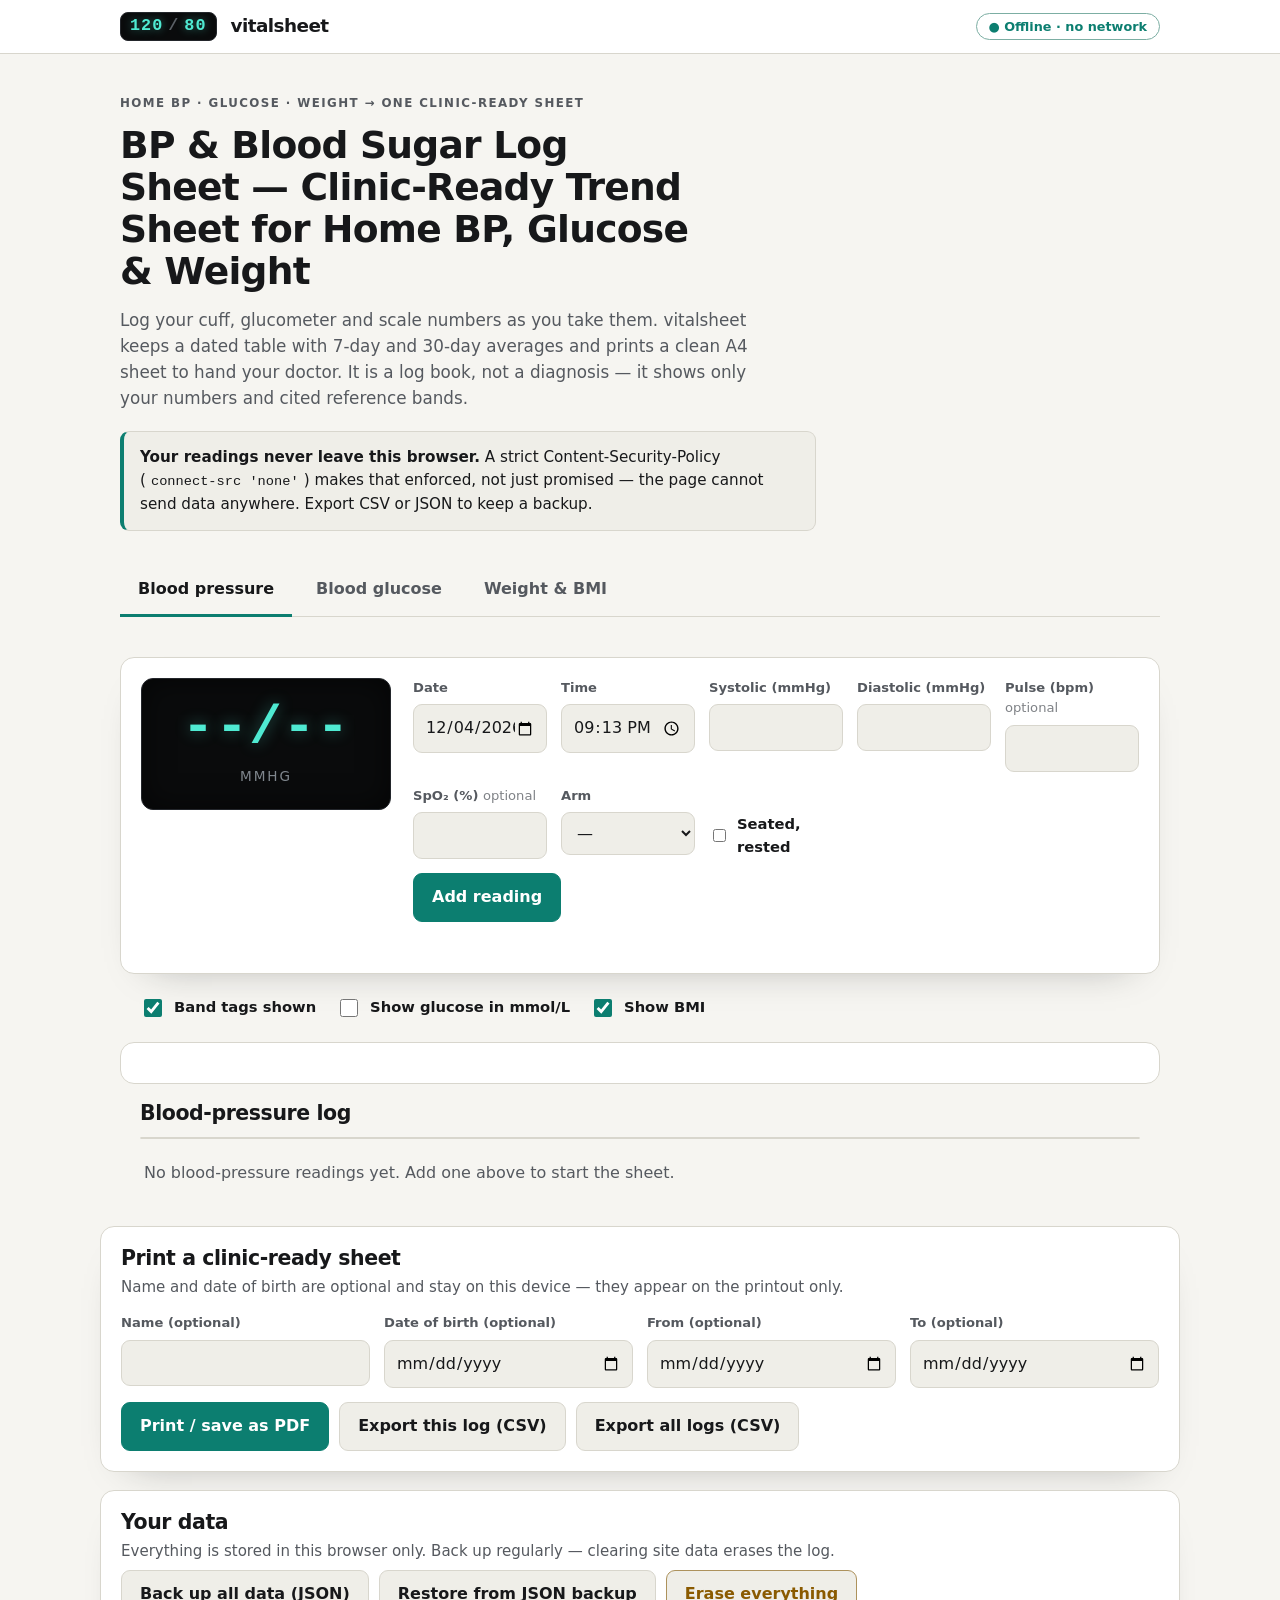
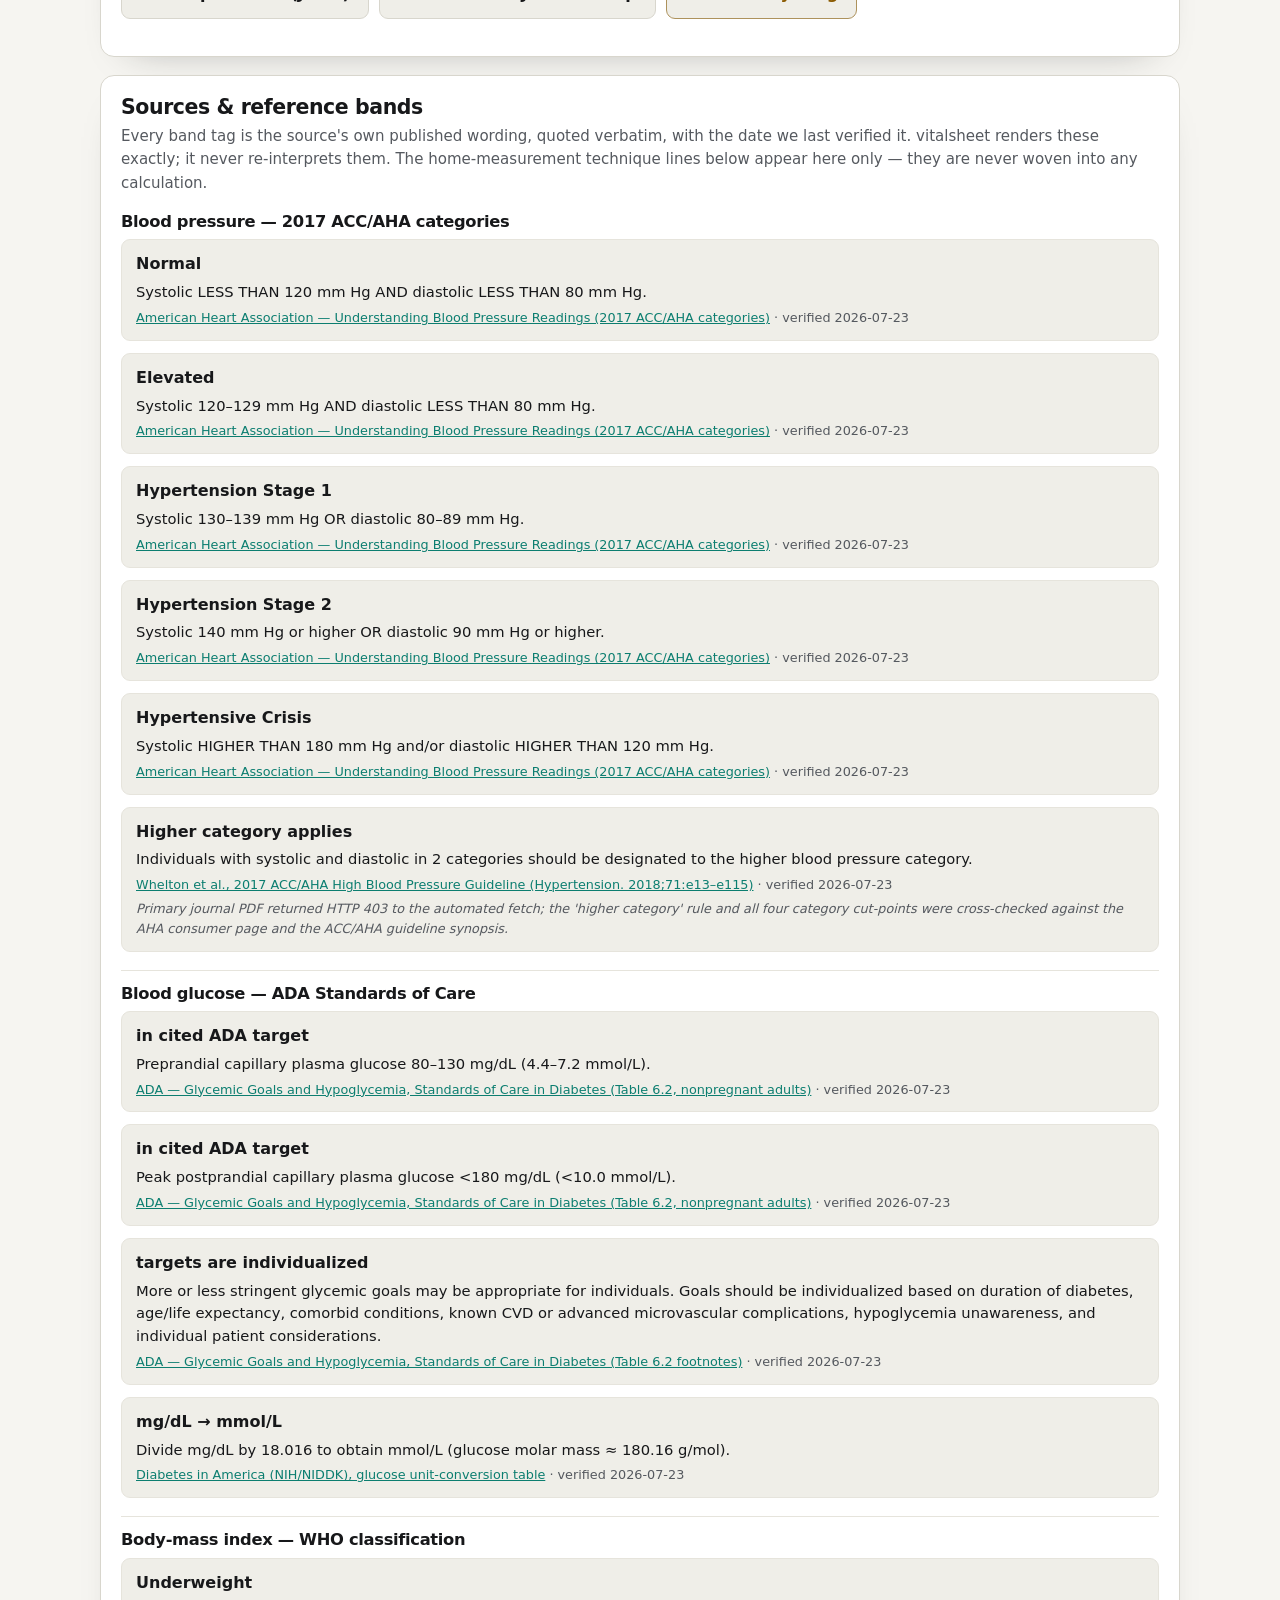
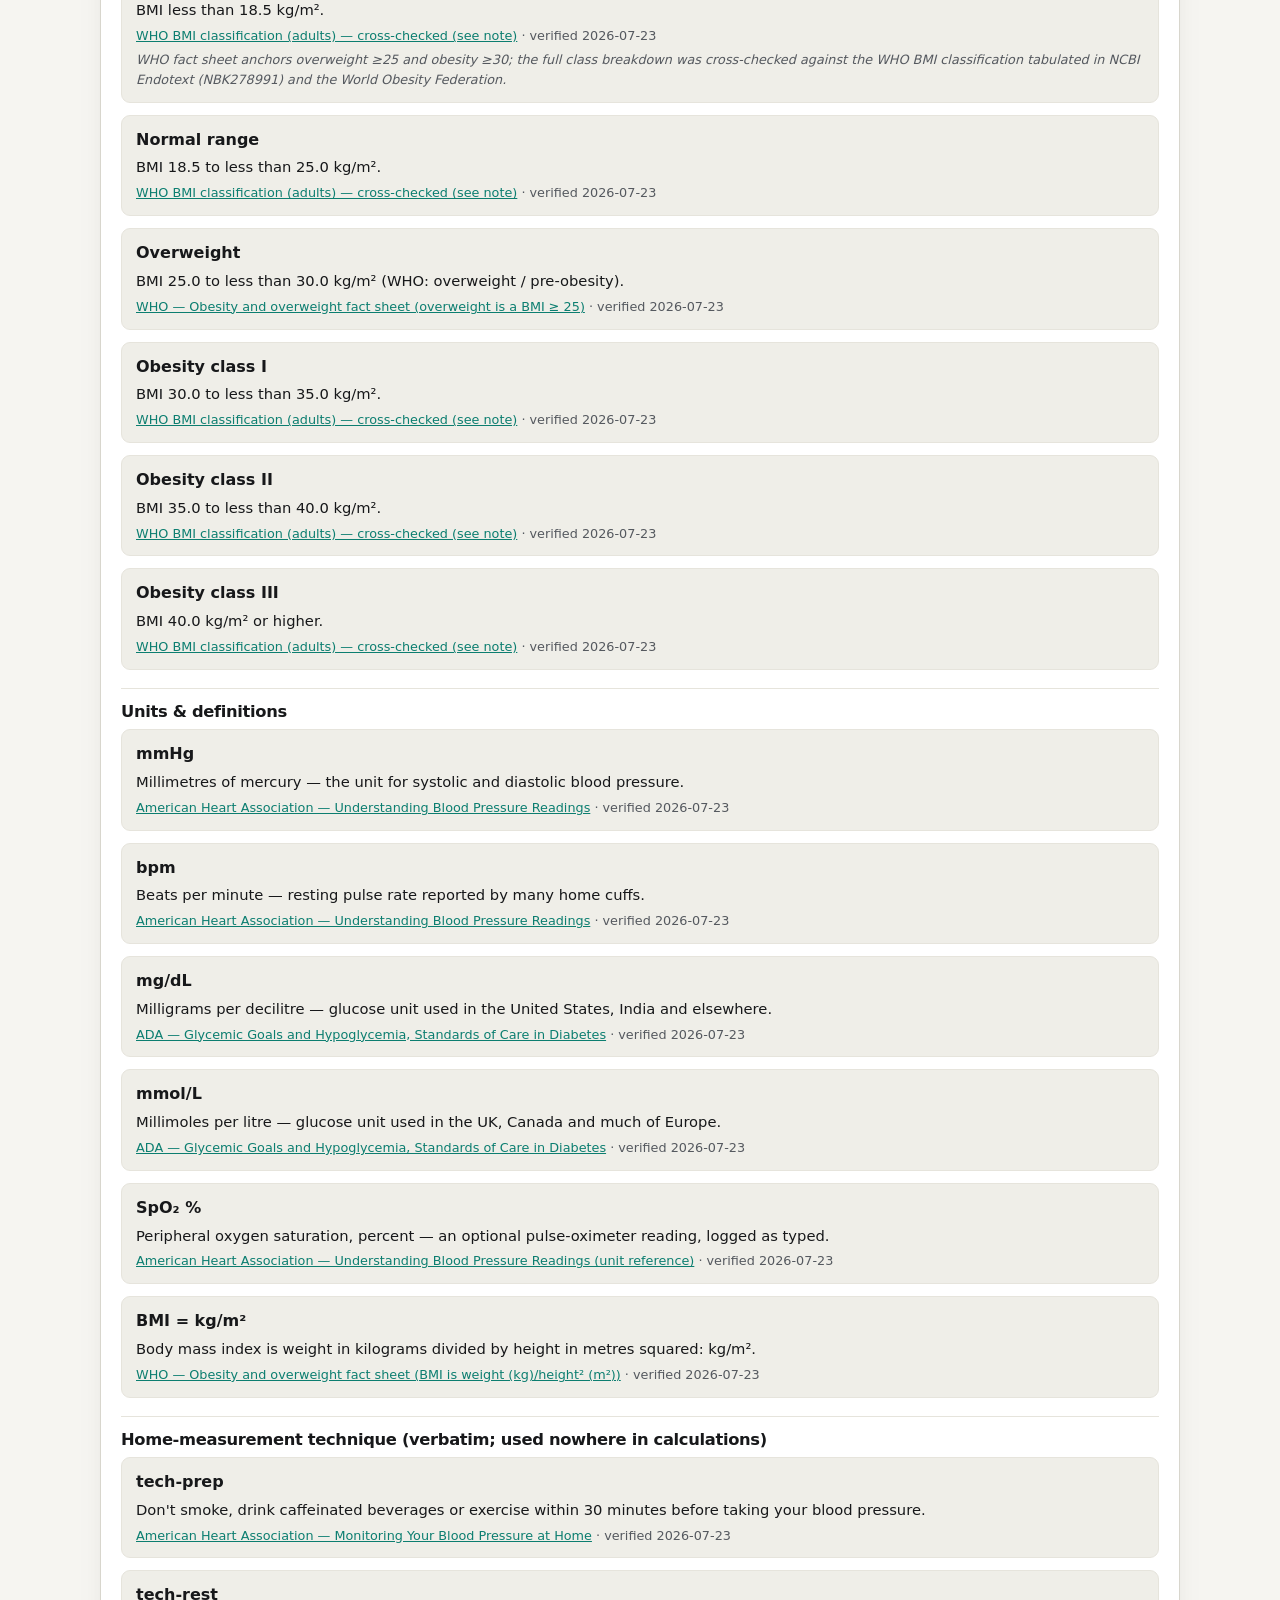
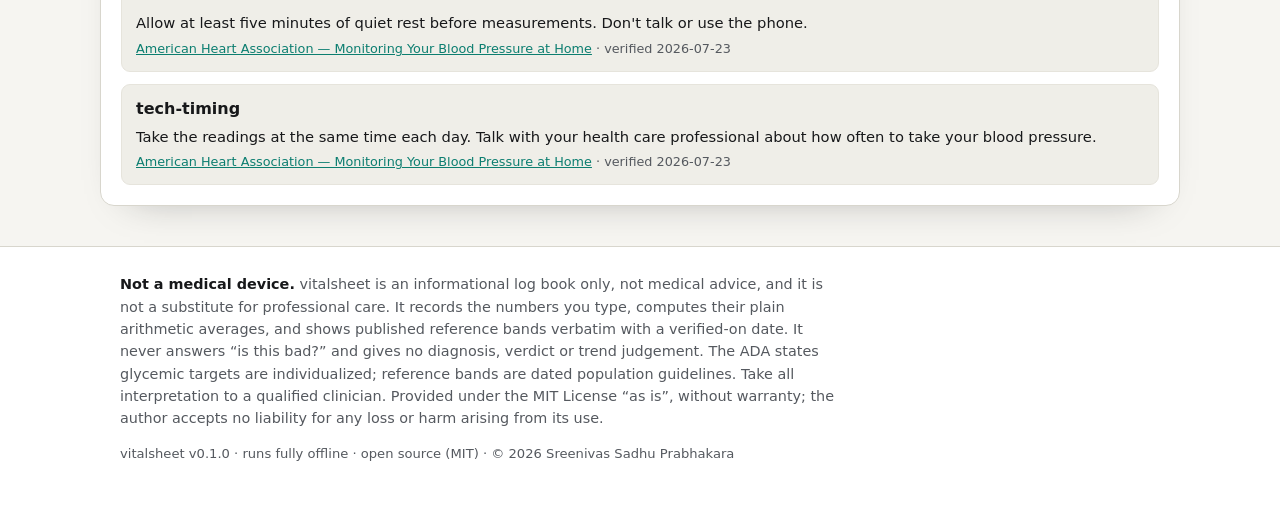
<file: index.html>
<!doctype html>
<html lang="en">
<head>
  <meta charset="utf-8">
  <meta name="viewport" content="width=device-width, initial-scale=1">
  <meta http-equiv="Content-Security-Policy" content="default-src 'self'; connect-src 'none'; img-src 'self' data:; base-uri 'none'; form-action 'none'; frame-ancestors 'none'; object-src 'none'">
  <title>vitalsheet — BP &amp; blood sugar log sheet for home readings</title>
  <meta name="description" content="A clinic-ready BP log sheet: turn home blood-pressure, glucose and weight readings into one dated trend sheet with averages. Print to A4 or export CSV. Fully offline — nothing ever leaves this device.">
  <meta name="color-scheme" content="dark light">
  <link rel="canonical" href="https://sreenivas-sadhu-prabhakara.github.io/vitalsheet/">
  <meta name="robots" content="index, follow, max-image-preview:large">
  <meta name="author" content="Sreenivas Sadhu Prabhakara">
  <meta name="keywords" content="bp log sheet, blood pressure log, blood sugar log sheet, glucose log, home bp chart, bp diary printable, blood pressure tracker offline, bmi log, clinic trend sheet, hypertension log, diabetes log book">
  <meta name="theme-color" content="#101113" media="(prefers-color-scheme: dark)">
  <meta name="theme-color" content="#F6F5F1" media="(prefers-color-scheme: light)">

  <!-- Open Graph -->
  <meta property="og:type" content="website">
  <meta property="og:site_name" content="vitalsheet">
  <meta property="og:title" content="vitalsheet — BP &amp; blood sugar log sheet for home readings">
  <meta property="og:description" content="Turn scattered home BP, glucose and weight readings into one dated, clinic-ready trend sheet with averages. Print to A4 or export CSV. Fully offline.">
  <meta property="og:url" content="https://sreenivas-sadhu-prabhakara.github.io/vitalsheet/">
  <meta property="og:locale" content="en_IN">
  <meta property="og:image" content="https://sreenivas-sadhu-prabhakara.github.io/vitalsheet/og-image.png">
  <meta property="og:image:width" content="1200">
  <meta property="og:image:height" content="630">
  <meta property="og:image:alt" content="vitalsheet — a seven-segment 120 over 80 readout above a clinic-ready trend sheet">

  <!-- Twitter -->
  <meta name="twitter:card" content="summary_large_image">
  <meta name="twitter:title" content="vitalsheet — BP &amp; blood sugar log sheet for home readings">
  <meta name="twitter:description" content="Turn scattered home BP, glucose and weight readings into one dated, clinic-ready trend sheet with averages. Print to A4 or export CSV. Fully offline.">
  <meta name="twitter:image" content="https://sreenivas-sadhu-prabhakara.github.io/vitalsheet/og-image.png">
  <meta name="twitter:image:alt" content="vitalsheet — a seven-segment 120 over 80 readout above a clinic-ready trend sheet">

  <link rel="stylesheet" href="styles.css">
  <link rel="icon" href="favicon.svg" type="image/svg+xml">
  <link rel="apple-touch-icon" href="apple-touch-icon.png">
  <link rel="manifest" href="manifest.webmanifest">

  <script type="application/ld+json">
  {
    "@context": "https://schema.org",
    "@type": "WebApplication",
    "name": "vitalsheet",
    "description": "A clinic-ready trend sheet that turns home blood-pressure, glucose and weight readings into one dated table with 7-day and 30-day averages, cited reference-band tags, A4 print and CSV export. Runs fully offline.",
    "url": "https://sreenivas-sadhu-prabhakara.github.io/vitalsheet/",
    "applicationCategory": "HealthApplication",
    "operatingSystem": "Any (modern web browser)",
    "browserRequirements": "Requires a modern web browser with JavaScript enabled.",
    "isAccessibleForFree": true,
    "offers": { "@type": "Offer", "price": "0", "priceCurrency": "INR" },
    "license": "https://opensource.org/licenses/MIT",
    "author": { "@type": "Person", "name": "Sreenivas Sadhu Prabhakara" },
    "softwareVersion": "0.1.0",
    "featureList": [
      "Log BP, glucose and weight with a fast numeric form",
      "7-day and 30-day plain averages of logged readings",
      "Cited reference-band tags (ACC/AHA, ADA, WHO) shown verbatim",
      "Print a clinic-ready A4 trend sheet",
      "Export RFC-4180 CSV and full JSON backup",
      "Runs 100% offline — readings never leave your device"
    ]
  }
  </script>
  <script type="application/ld+json">
  {
    "@context": "https://schema.org",
    "@type": "FAQPage",
    "mainEntity": [
      {
        "@type": "Question",
        "name": "Does vitalsheet send my readings anywhere?",
        "acceptedAnswer": {
          "@type": "Answer",
          "text": "No. A strict Content-Security-Policy sets connect-src 'none', so the page cannot make any network request. Your readings live only in this browser's local storage and are never uploaded. Regular CSV or JSON export is the only backup."
        }
      },
      {
        "@type": "Question",
        "name": "How do I make a printable BP log sheet for my next appointment?",
        "acceptedAnswer": {
          "@type": "Answer",
          "text": "Log your readings, optionally set a date range and add a name and date of birth (kept only on your device), then choose Print / save as PDF. The A4 sheet shows a dated table, the 7-day and 30-day averages, a blank clinician-notes column and the sources with verified-on dates."
        }
      },
      {
        "@type": "Question",
        "name": "Does vitalsheet tell me if my blood pressure or sugar is bad?",
        "acceptedAnswer": {
          "@type": "Answer",
          "text": "No. It is not a medical device and gives no advice. It shows the plain arithmetic average of what you logged and, if you want, tags each reading with published reference-band wording (ACC/AHA blood-pressure categories, the ADA glucose target, WHO BMI classes) quoted verbatim with a verified-on date. It never answers 'is this bad?' — take all interpretation to your clinician."
        }
      },
      {
        "@type": "Question",
        "name": "Can I convert glucose between mg/dL and mmol/L?",
        "acceptedAnswer": {
          "@type": "Answer",
          "text": "Yes. Enter glucose in mg/dL and toggle the mmol/L display; vitalsheet divides by 18.016 (the glucose molar-mass factor) and rounds to one decimal place."
        }
      }
    ]
  }
  </script>
</head>
<body>
  <a class="skip-link" href="#panel">Skip to my log</a>

  <header class="topbar">
    <div class="wrap topbar__inner">
      <div class="brand">
        <span class="brand__lcd" aria-hidden="true">
          <span class="seg">120</span><span class="seg seg--slash">/</span><span class="seg">80</span>
        </span>
        <span class="brand__name">vitalsheet</span>
      </div>
      <div class="topbar__meta">
        <span class="pill pill--offline">● Offline &middot; no network</span>
      </div>
    </div>
  </header>

  <main>
    <section class="hero wrap" id="top">
      <p class="eyebrow">Home BP &middot; glucose &middot; weight &rarr; one clinic-ready sheet</p>
      <h1 class="hero__title">BP &amp; Blood Sugar Log Sheet — Clinic-Ready Trend Sheet for Home BP, Glucose &amp; Weight</h1>
      <p class="hero__lede">
        Log your cuff, glucometer and scale numbers as you take them. vitalsheet keeps a dated
        table with 7-day and 30-day averages and prints a clean A4 sheet to hand your doctor.
        It is a log book, not a diagnosis — it shows only your numbers and cited reference bands.
      </p>
      <div class="privacy-banner" role="note">
        <strong>Your readings never leave this browser.</strong> A strict
        Content-Security-Policy (<code>connect-src 'none'</code>) makes that enforced, not just
        promised — the page cannot send data anywhere. Export CSV or JSON to keep a backup.
      </div>
    </section>

    <!-- ===== mode tabs ===== -->
    <section class="wrap">
      <div class="tabs" role="tablist" aria-label="Reading type">
        <button class="tab" role="tab" id="tab-bp" aria-selected="true" aria-controls="panel">Blood pressure</button>
        <button class="tab" role="tab" id="tab-glucose" aria-selected="false" aria-controls="panel">Blood glucose</button>
        <button class="tab" role="tab" id="tab-weight" aria-selected="false" aria-controls="panel">Weight &amp; BMI</button>
      </div>
    </section>

    <!-- ===== add-reading + trend panel ===== -->
    <section class="wrap panel" id="panel" role="tabpanel" aria-labelledby="tab-bp" tabindex="-1">

      <!-- entry card with the seven-segment device readout -->
      <div class="card entry">
        <div class="readout" aria-hidden="true" id="readout">
          <span class="readout__digits" id="readoutMain">---</span>
          <span class="readout__unit" id="readoutUnit">mmHg</span>
        </div>
        <form class="entry__form" id="entryForm" autocomplete="off" novalidate>
          <div class="field">
            <label for="fDate">Date</label>
            <input type="date" id="fDate" required>
          </div>
          <div class="field">
            <label for="fTime">Time</label>
            <input type="time" id="fTime" required>
          </div>

          <!-- BP fields -->
          <div class="mode-fields" data-mode="bp">
            <div class="field"><label for="fSys">Systolic (mmHg)</label>
              <input type="number" id="fSys" inputmode="numeric" min="40" max="300" step="1"></div>
            <div class="field"><label for="fDia">Diastolic (mmHg)</label>
              <input type="number" id="fDia" inputmode="numeric" min="20" max="200" step="1"></div>
            <div class="field"><label for="fPulse">Pulse (bpm) <span class="opt">optional</span></label>
              <input type="number" id="fPulse" inputmode="numeric" min="20" max="250" step="1"></div>
            <div class="field"><label for="fSpo2">SpO₂ (%) <span class="opt">optional</span></label>
              <input type="number" id="fSpo2" inputmode="numeric" min="50" max="100" step="1"></div>
            <div class="field"><label for="fArm">Arm</label>
              <select id="fArm"><option value="">—</option><option>left</option><option>right</option></select></div>
            <div class="field field--check">
              <label><input type="checkbox" id="fSeated"> Seated, rested</label>
            </div>
          </div>

          <!-- Glucose fields -->
          <div class="mode-fields" data-mode="glucose" hidden>
            <div class="field"><label for="fGlu">Glucose (mg/dL)</label>
              <input type="number" id="fGlu" inputmode="numeric" min="10" max="900" step="1"></div>
            <div class="field"><label for="fCtx">Context</label>
              <select id="fCtx">
                <option value="fasting">Fasting / before meal</option>
                <option value="post-meal">After meal (peak)</option>
                <option value="random">Random</option>
              </select></div>
          </div>

          <!-- Weight fields -->
          <div class="mode-fields" data-mode="weight" hidden>
            <div class="field"><label for="fWeight">Weight (kg)</label>
              <input type="number" id="fWeight" inputmode="decimal" min="2" max="400" step="0.1"></div>
            <div class="field"><label for="fHeight">Height (cm) <span class="opt">for BMI</span></label>
              <input type="number" id="fHeight" inputmode="decimal" min="40" max="260" step="0.1"></div>
          </div>

          <div class="entry__actions">
            <button type="submit" class="btn btn--primary" id="saveBtn">Add reading</button>
            <button type="button" class="btn" id="cancelEditBtn" hidden>Cancel edit</button>
          </div>
          <p class="entry__msg" id="entryMsg" role="status" aria-live="polite"></p>
        </form>
      </div>

      <!-- controls row -->
      <div class="controls">
        <label class="toggle">
          <input type="checkbox" id="bandToggle" checked>
          <span id="bandToggleLabel">Band tags shown</span>
        </label>
        <label class="toggle" id="mmolWrap" hidden>
          <input type="checkbox" id="mmolToggle">
          <span>Show glucose in mmol/L</span>
        </label>
        <label class="toggle" id="unitWrap" hidden>
          <input type="checkbox" id="unitToggle">
          <span>Show BMI</span>
        </label>
      </div>

      <!-- averages -->
      <div class="averages card" id="averages" aria-live="polite"></div>

      <!-- trend table -->
      <div class="trend">
        <h2 class="trend__title" id="trendTitle">Blood-pressure log</h2>
        <div class="tablewrap">
          <table class="log" id="logTable">
            <thead id="logHead"></thead>
            <tbody id="logBody"></tbody>
          </table>
        </div>
        <p class="empty" id="empty"></p>
      </div>
    </section>

    <!-- ===== clinic print header (only visible on print) ===== -->
    <section class="wrap print-controls card">
      <h2>Print a clinic-ready sheet</h2>
      <p class="muted">Name and date of birth are optional and stay on this device — they appear on the printout only.</p>
      <div class="print-fields">
        <div class="field"><label for="pName">Name (optional)</label><input type="text" id="pName" autocomplete="off"></div>
        <div class="field"><label for="pDob">Date of birth (optional)</label><input type="date" id="pDob"></div>
        <div class="field"><label for="pFrom">From (optional)</label><input type="date" id="pFrom"></div>
        <div class="field"><label for="pTo">To (optional)</label><input type="date" id="pTo"></div>
      </div>
      <div class="print-actions">
        <button type="button" class="btn btn--primary" id="printBtn">Print / save as PDF</button>
        <button type="button" class="btn" id="csvModeBtn">Export this log (CSV)</button>
        <button type="button" class="btn" id="csvAllBtn">Export all logs (CSV)</button>
      </div>
    </section>

    <!-- ===== data controls ===== -->
    <section class="wrap card">
      <h2>Your data</h2>
      <p class="muted">Everything is stored in this browser only. Back up regularly — clearing site data erases the log.</p>
      <div class="print-actions">
        <button type="button" class="btn" id="jsonExportBtn">Back up all data (JSON)</button>
        <button type="button" class="btn" id="jsonImportBtn">Restore from JSON backup</button>
        <input type="file" id="jsonFile" accept="application/json,.json" hidden>
        <button type="button" class="btn btn--danger" id="eraseBtn">Erase everything</button>
      </div>
      <p class="entry__msg" id="dataMsg" role="status" aria-live="polite"></p>
    </section>

    <!-- ===== sources ===== -->
    <section class="wrap card" id="sources">
      <h2>Sources &amp; reference bands</h2>
      <p class="muted">
        Every band tag is the source's own published wording, quoted verbatim, with the date we
        last verified it. vitalsheet renders these exactly; it never re-interprets them.
        The home-measurement technique lines below appear here only — they are never woven into
        any calculation.
      </p>
      <div id="sourcesList"></div>
    </section>
  </main>

  <footer class="footer">
    <div class="wrap">
      <p class="disclaimer">
        <strong>Not a medical device.</strong> vitalsheet is an informational log book only,
        not medical advice, and it is not a substitute for professional care. It records the
        numbers you type, computes their plain arithmetic averages, and shows published reference
        bands verbatim with a verified-on date. It never answers &ldquo;is this bad?&rdquo; and gives
        no diagnosis, verdict or trend judgement. The ADA states glycemic targets are individualized;
        reference bands are dated population guidelines. Take all interpretation to a qualified
        clinician. Provided under the MIT License &ldquo;as is&rdquo;, without warranty; the author
        accepts no liability for any loss or harm arising from its use.
      </p>
      <p class="colophon">
        vitalsheet v0.1.0 &middot; runs fully offline &middot; open source (MIT) &middot;
        &copy; 2026 Sreenivas Sadhu Prabhakara
      </p>
    </div>
  </footer>

  <script src="data/bands.js"></script>
  <script src="data/strings.js"></script>
  <script src="data/engine.js"></script>
  <script src="app.js"></script>
</body>
</html>
</file>
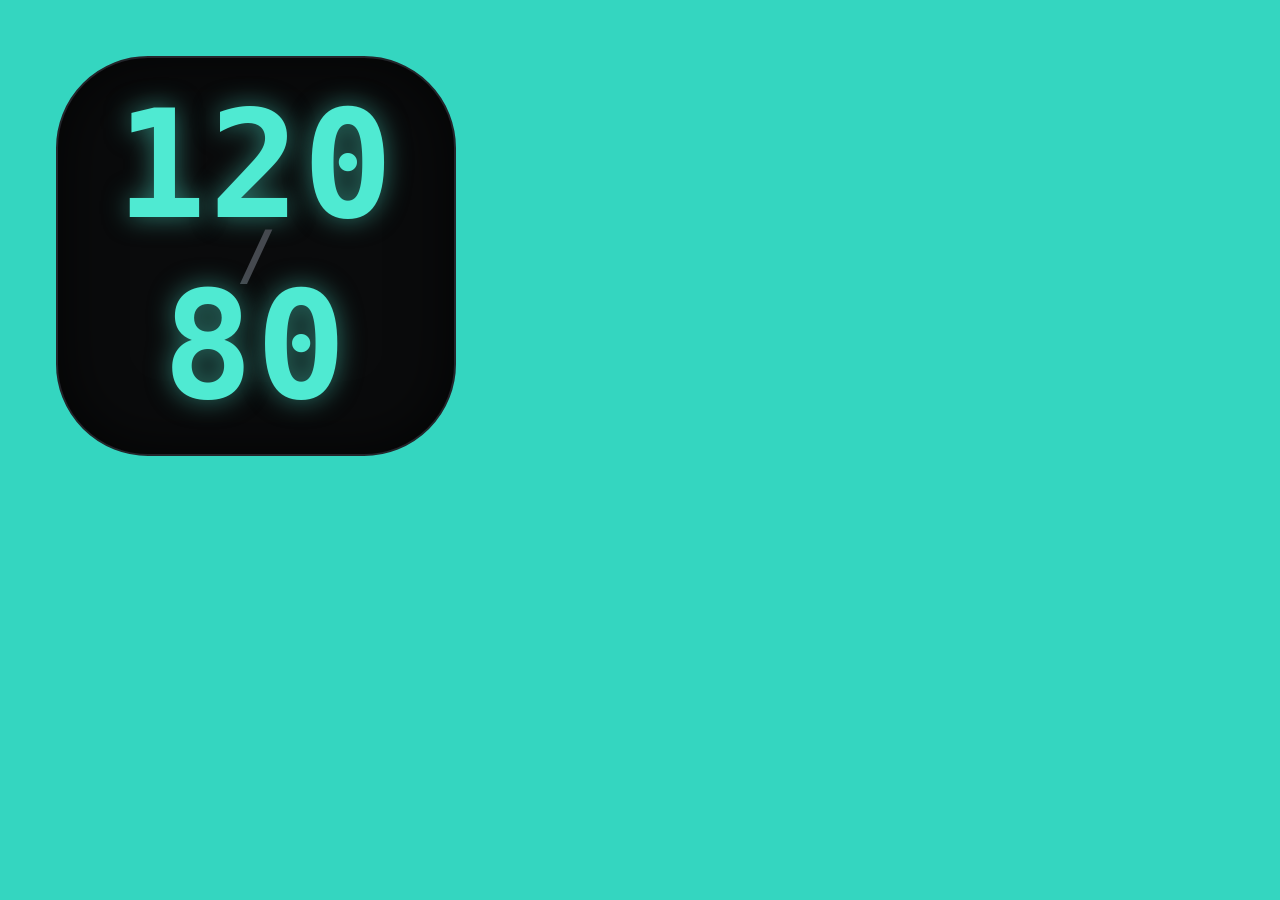
<file: assets/icon.html>
<!doctype html>
<html lang="en">
<head>
<meta charset="utf-8">
<style>
  * { box-sizing: border-box; margin: 0; padding: 0; }
  html, body { width: 512px; height: 512px; overflow: hidden; }
  /* 12% safe padding for maskable icons */
  body { background: #34D6C0; display: flex; align-items: center; justify-content: center; }
  .plate {
    width: 400px; height: 400px; border-radius: 92px; background: #0A0B0C;
    border: 2px solid #23262B; display: flex; flex-direction: column;
    align-items: center; justify-content: center; gap: 10px;
    box-shadow: inset 0 0 60px rgba(0,0,0,0.7);
    font-family: ui-monospace, "SF Mono", Menlo, Consolas, monospace;
  }
  .plate .n {
    font-weight: 800; font-size: 150px; line-height: 0.9; color: #4FEAD2;
    letter-spacing: 0.02em; text-shadow: 0 0 26px rgba(79,234,210,0.5);
  }
  .plate .slash { font-weight: 800; font-size: 66px; color: #45494f; line-height: 0.4; }
  .plate .n.small { font-size: 150px; }
</style>
</head>
<body>
  <div class="plate">
    <span class="n">120</span>
    <span class="slash">/</span>
    <span class="n small">80</span>
  </div>
</body>
</html>
</file>
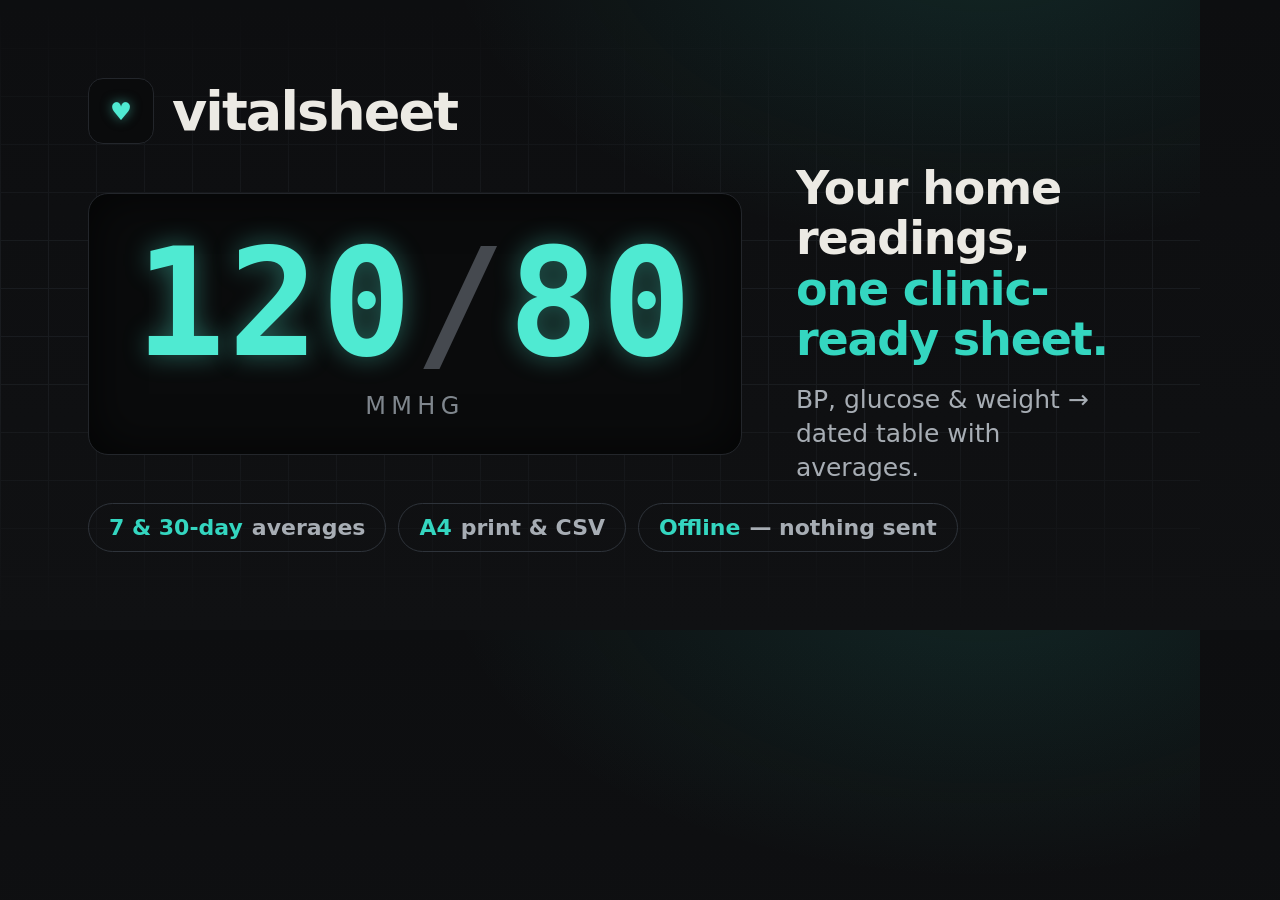
<file: assets/og.html>
<!doctype html>
<html lang="en">
<head>
<meta charset="utf-8">
<style>
  :root {
    --bg: #101113; --panel: #0A0B0C; --lcd: #4FEAD2; --accent: #34D6C0;
    --text: #ECEAE4; --muted: #A7ADB4; --line: #2E333A;
    --sans: system-ui, -apple-system, "Segoe UI", Roboto, Helvetica, Arial, sans-serif;
    --mono: ui-monospace, "SF Mono", Menlo, Consolas, monospace;
  }
  * { box-sizing: border-box; margin: 0; padding: 0; }
  html, body { width: 1200px; height: 630px; overflow: hidden; }
  body {
    position: relative; font-family: var(--sans); color: var(--text);
    background:
      radial-gradient(900px 520px at 82% -10%, rgba(52,214,192,0.12), transparent 60%),
      linear-gradient(180deg, #0d0e10 0%, #101113 100%);
    -webkit-font-smoothing: antialiased;
  }
  /* faint grid — clinical graph-paper feel */
  .grid { position: absolute; inset: 0; opacity: 0.35;
    background-image: linear-gradient(var(--line) 1px, transparent 1px), linear-gradient(90deg, var(--line) 1px, transparent 1px);
    background-size: 48px 48px; -webkit-mask-image: linear-gradient(180deg, transparent, #000 40%, #000 60%, transparent); }
  .frame { position: absolute; inset: 0; padding: 78px 88px; display: flex; flex-direction: column; justify-content: space-between; }
  .brand { display: flex; align-items: center; gap: 18px; }
  .logo { width: 66px; height: 66px; border-radius: 15px; background: var(--panel); border: 1px solid #23262B;
    display: flex; align-items: center; justify-content: center; }
  .logo span { font-family: var(--mono); font-weight: 800; font-size: 30px; color: var(--lcd); text-shadow: 0 0 12px rgba(79,234,210,0.5); }
  .wordmark { font-size: 54px; font-weight: 800; letter-spacing: -0.035em; }

  .center { display: flex; align-items: center; gap: 54px; }
  /* the seven-segment readout — the hero */
  .readout { background: var(--panel); border: 1px solid #23262B; border-radius: 20px;
    padding: 34px 46px; box-shadow: inset 0 0 50px rgba(0,0,0,0.7); text-align: center; }
  .readout .big { font-family: var(--mono); font-weight: 800; font-size: 150px; line-height: 1;
    color: var(--lcd); letter-spacing: 0.02em; text-shadow: 0 0 26px rgba(79,234,210,0.4); }
  .readout .big .slash { color: #45494f; text-shadow: none; }
  .readout .unit { margin-top: 14px; font-size: 24px; letter-spacing: 0.22em; text-transform: uppercase; color: #7f868d; }

  .headline { max-width: 430px; }
  .headline h1 { font-size: 46px; font-weight: 800; letter-spacing: -0.025em; line-height: 1.1; }
  .headline h1 em { font-style: normal; color: var(--accent); }
  .headline p { margin-top: 18px; font-size: 25px; color: var(--muted); line-height: 1.35; }

  .chips { display: flex; gap: 12px; }
  .chip { display: inline-flex; align-items: center; gap: 9px; padding: 11px 20px; border: 1px solid var(--line);
    border-radius: 999px; font-size: 22px; font-weight: 600; color: var(--muted); }
  .chip b { color: var(--accent); }
</style>
</head>
<body>
  <div class="grid"></div>
  <div class="frame">
    <div class="brand">
      <div class="logo"><span>♥</span></div>
      <div class="wordmark">vitalsheet</div>
    </div>

    <div class="center">
      <div class="readout">
        <div class="big">120<span class="slash">/</span>80</div>
        <div class="unit">mmHg</div>
      </div>
      <div class="headline">
        <h1>Your home readings, <em>one clinic-ready sheet.</em></h1>
        <p>BP, glucose &amp; weight &rarr; dated table with averages.</p>
      </div>
    </div>

    <div class="chips">
      <span class="chip"><b>7 &amp; 30-day</b> averages</span>
      <span class="chip"><b>A4</b> print &amp; CSV</span>
      <span class="chip"><b>Offline</b> — nothing sent</span>
    </div>
  </div>
</body>
</html>
</file>
<file: styles.css>
/* ============================================================
   vitalsheet — an at-home device readout, made clinical.
   Motif: the seven-segment cuff display (120 / 80) in ice-blue
   LCD on graphite. Accent moved to a clinical cyan (LCD hue) so
   band tags never fall back on red/green traffic lights.
   Light + dark, both WCAG-AA verified. No serif anywhere.
   ============================================================ */

:root {
  /* dark (default) */
  --bg:        #101113;
  --surface:   #17191C;
  --surface2:  #1E2125;
  --line:      #2E333A;
  --line-soft: #24282E;
  --text:      #ECEAE4;
  --muted:     #A7ADB4;   /* AA on --bg (~7:1) */
  --accent:    #34D6C0;   /* clinical cyan / LCD hue */
  --accent-ink:#06221F;   /* text ON accent fills */
  --outside:   #F0B429;   /* amber, out-of-cited-band — paired w/ ▲ + text, never color-only */

  --panel:     #0A0B0C;   /* the device readout panel — always dark */
  --panel-lcd: #4FEAD2;   /* the glowing digits */

  --sans: system-ui, -apple-system, "Segoe UI", Roboto, Helvetica, Arial, sans-serif;
  --mono: ui-monospace, "SF Mono", Menlo, Consolas, "Liberation Mono", monospace;

  --radius: 14px;
  --radius-sm: 9px;
  --wrap: 1080px;
  --shadow: 0 20px 48px -30px rgba(0,0,0,0.8);
}

@media (prefers-color-scheme: light) {
  :root {
    --bg:        #F6F5F1;
    --surface:   #FFFFFF;
    --surface2:  #EFEEE8;
    --line:      #D8D6CD;
    --line-soft: #E6E4DC;
    --text:      #17181A;
    --muted:     #55595F;   /* AA on --bg (~6:1) */
    --accent:    #0C7E70;   /* darker teal for AA as text/border on light */
    --accent-ink:#FFFFFF;
    --outside:   #8A5A00;   /* AA amber-brown on light, paired with ▲ */
    --shadow: 0 18px 40px -30px rgba(23,24,26,0.4);
    /* the readout panel stays dark in both schemes — it is a device */
  }
}

* { box-sizing: border-box; }
html { -webkit-text-size-adjust: 100%; }
body {
  margin: 0;
  background: var(--bg);
  color: var(--text);
  font-family: var(--sans);
  font-size: 16px;
  line-height: 1.55;
  -webkit-font-smoothing: antialiased;
  text-rendering: optimizeLegibility;
}
h1, h2, h3 { margin: 0; font-weight: 750; letter-spacing: -0.02em; line-height: 1.12; }
h2 { font-size: 1.28rem; margin-bottom: 0.4rem; }
h3 { font-size: 1.02rem; }
p { margin: 0; }
a { color: var(--accent); }
code { font-family: var(--mono); font-size: 0.9em; background: var(--surface2); padding: 1px 5px; border-radius: 5px; }
.num, .log td.num, .readout__digits, .avg__value, .seg { font-variant-numeric: tabular-nums; }

.wrap { width: 100%; max-width: var(--wrap); margin: 0 auto; padding: 0 20px; }

.skip-link {
  position: absolute; left: 12px; top: -60px;
  background: var(--accent); color: var(--accent-ink);
  padding: 10px 16px; border-radius: 10px; font-weight: 700;
  z-index: 50; transition: top 0.18s ease; text-decoration: none;
}
.skip-link:focus { top: 12px; }

a:focus-visible, button:focus-visible, input:focus-visible,
select:focus-visible, .toggle:focus-within, [role="tab"]:focus-visible {
  outline: 3px solid var(--accent); outline-offset: 2px; border-radius: 6px;
}

/* ---- top bar ---- */
.topbar { border-bottom: 1px solid var(--line); background: var(--surface); position: sticky; top: 0; z-index: 30; }
.topbar__inner { display: flex; align-items: center; justify-content: space-between; padding-top: 12px; padding-bottom: 12px; }
.brand { display: flex; align-items: center; gap: 14px; }
.brand__lcd {
  display: inline-flex; align-items: center; gap: 5px;
  background: var(--panel); border: 1px solid #23262B; border-radius: 8px;
  padding: 5px 9px;
}
.brand__lcd .seg {
  font-family: var(--mono); font-weight: 800; font-size: 1.05rem;
  color: var(--panel-lcd); letter-spacing: 0.06em; line-height: 1;
  text-shadow: 0 0 10px rgba(79,234,210,0.45);
}
.brand__lcd .seg--slash { color: #5a6066; text-shadow: none; }
.brand__name { font-weight: 800; letter-spacing: -0.03em; font-size: 1.15rem; }
.pill { font-size: 0.8rem; font-weight: 650; color: var(--muted); border: 1px solid var(--line); border-radius: 999px; padding: 5px 12px; }
.pill--offline { color: var(--accent); border-color: color-mix(in srgb, var(--accent) 45%, var(--line)); }

/* ---- hero ---- */
.hero { padding: 40px 20px 8px; }
.eyebrow { text-transform: uppercase; letter-spacing: 0.12em; font-size: 0.74rem; font-weight: 700; color: var(--muted); }
.hero__title { font-size: clamp(1.5rem, 3.6vw, 2.35rem); margin: 12px 0 14px; max-width: 22ch; }
.hero__lede { color: var(--muted); font-size: 1.05rem; max-width: 62ch; }
.privacy-banner {
  margin-top: 20px; padding: 14px 16px; border-radius: var(--radius-sm);
  background: var(--surface2); border: 1px solid var(--line);
  border-left: 4px solid var(--accent); font-size: 0.95rem; max-width: 72ch;
}
.privacy-banner strong { color: var(--text); }

/* ---- tabs ---- */
.tabs { display: flex; gap: 6px; margin-top: 26px; border-bottom: 1px solid var(--line); flex-wrap: wrap; }
.tab {
  appearance: none; border: 0; background: transparent; color: var(--muted);
  font: inherit; font-weight: 650; padding: 12px 18px; cursor: pointer;
  border-bottom: 3px solid transparent; margin-bottom: -1px;
}
.tab[aria-selected="true"] { color: var(--text); border-bottom-color: var(--accent); }
.tab:hover { color: var(--text); }

/* ---- panel / cards ---- */
.panel { padding-top: 22px; }
.card {
  background: var(--surface); border: 1px solid var(--line);
  border-radius: var(--radius); padding: 20px; margin: 18px auto;
  box-shadow: var(--shadow); max-width: var(--wrap);
}
.muted { color: var(--muted); font-size: 0.94rem; }

/* ---- entry card: readout + form ---- */
.entry { display: grid; grid-template-columns: 250px 1fr; gap: 22px; align-items: start; }
.readout {
  background: var(--panel); border: 1px solid #23262B; border-radius: 12px;
  padding: 22px 18px; text-align: center; box-shadow: inset 0 0 30px rgba(0,0,0,0.6);
}
.readout__digits {
  display: block; font-family: var(--mono); font-weight: 800;
  font-size: clamp(2.4rem, 7vw, 3.4rem); color: var(--panel-lcd);
  letter-spacing: 0.02em; line-height: 1; text-shadow: 0 0 16px rgba(79,234,210,0.4);
}
.readout__unit { display: block; margin-top: 10px; color: #7f868d; font-size: 0.85rem; letter-spacing: 0.14em; text-transform: uppercase; }

.entry__form { display: grid; grid-template-columns: repeat(auto-fit, minmax(130px, 1fr)); gap: 14px; }
.mode-fields { display: contents; }
.mode-fields[hidden] { display: none; }
.field { display: flex; flex-direction: column; gap: 6px; }
.field label { font-size: 0.82rem; font-weight: 650; color: var(--muted); }
.field .opt { font-weight: 500; opacity: 0.75; }
.field--check { justify-content: flex-end; }
.field--check label { display: flex; align-items: center; gap: 8px; color: var(--text); font-size: 0.92rem; }
input[type="number"], input[type="text"], input[type="date"], input[type="time"], select {
  font: inherit; padding: 10px 11px; border-radius: var(--radius-sm);
  border: 1px solid var(--line); background: var(--surface2); color: var(--text);
  min-width: 0; width: 100%;
}
input:focus, select:focus { border-color: var(--accent); }
.entry__actions { grid-column: 1 / -1; display: flex; gap: 10px; flex-wrap: wrap; }
.entry__msg { grid-column: 1 / -1; min-height: 1.2em; font-size: 0.9rem; color: var(--accent); font-weight: 600; }
.entry__msg.is-error { color: var(--outside); }

.btn {
  appearance: none; font: inherit; font-weight: 700; cursor: pointer;
  padding: 11px 18px; border-radius: var(--radius-sm);
  border: 1px solid var(--line); background: var(--surface2); color: var(--text);
}
.btn:hover { border-color: var(--accent); }
.btn--primary { background: var(--accent); color: var(--accent-ink); border-color: var(--accent); }
.btn--primary:hover { filter: brightness(1.06); }
.btn--danger { border-color: color-mix(in srgb, var(--outside) 55%, var(--line)); color: var(--outside); }

/* ---- controls ---- */
.controls { display: flex; gap: 20px; flex-wrap: wrap; padding: 4px 20px; max-width: var(--wrap); margin: 0 auto; }
.toggle { display: inline-flex; align-items: center; gap: 9px; font-size: 0.92rem; font-weight: 600; cursor: pointer; }
.toggle input { width: 18px; height: 18px; accent-color: var(--accent); }

/* ---- averages ---- */
.averages { display: flex; gap: 26px; flex-wrap: wrap; align-items: center; }
.averages__note { flex-basis: 100%; color: var(--muted); font-size: 0.86rem; margin: 0; order: 2; }
.avg { display: flex; flex-direction: column; }
.avg__label { font-size: 0.78rem; color: var(--muted); text-transform: uppercase; letter-spacing: 0.06em; font-weight: 650; }
.avg__value { font-size: 1.7rem; font-weight: 800; }

/* ---- trend table ---- */
.trend { max-width: var(--wrap); margin: 18px auto; padding: 0 20px; }
.trend__title { margin-bottom: 12px; }
.tablewrap { overflow-x: auto; border: 1px solid var(--line); border-radius: var(--radius); }
.log { width: 100%; border-collapse: collapse; font-size: 0.94rem; min-width: 560px; }
.log th, .log td { padding: 10px 12px; text-align: left; border-bottom: 1px solid var(--line-soft); }
.log th { background: var(--surface2); font-size: 0.78rem; text-transform: uppercase; letter-spacing: 0.05em; color: var(--muted); position: sticky; top: 0; }
.log td.num { text-align: right; font-weight: 650; }
.log .daysep td { background: var(--surface2); font-weight: 750; font-size: 0.86rem; letter-spacing: 0.02em; color: var(--text); }
.log tbody tr:hover td { background: var(--surface2); }
.empty { color: var(--muted); padding: 22px 4px; }

.linkbtn { appearance: none; border: 0; background: none; color: var(--accent); font: inherit; font-weight: 650; cursor: pointer; padding: 2px 6px; }
.linkbtn--del { color: var(--outside); }
.linkbtn:hover { text-decoration: underline; }

/* ---- band chips (never color-only: glyph + text) ---- */
.chip {
  display: inline-flex; align-items: center; gap: 4px;
  border: 1px solid var(--line); color: var(--text);
  border-radius: 999px; padding: 3px 11px; font-size: 0.8rem; font-weight: 650;
  white-space: nowrap;
}
.chip--outside { border-color: var(--outside); color: var(--outside); background: color-mix(in srgb, var(--outside) 12%, transparent); }
.chip--muted { color: var(--muted); font-weight: 500; }
body.bands-off .bandcell { display: none; }

/* ---- print controls & data section ---- */
.print-fields { display: grid; grid-template-columns: repeat(auto-fit, minmax(150px, 1fr)); gap: 14px; margin: 14px 0; }
.print-actions { display: flex; gap: 10px; flex-wrap: wrap; margin-top: 6px; }

/* ---- sources ---- */
.src__group { margin: 18px 0 8px; padding-top: 14px; border-top: 1px solid var(--line-soft); }
.src__group:first-child { border-top: 0; padding-top: 0; }
.src__list { list-style: none; margin: 0; padding: 0; display: grid; gap: 12px; }
.src { display: grid; gap: 4px; padding: 12px 14px; background: var(--surface2); border-radius: var(--radius-sm); border: 1px solid var(--line-soft); }
.src__label { font-weight: 750; }
.src__quote { color: var(--text); font-size: 0.92rem; }
.src__meta { font-size: 0.8rem; color: var(--muted); }
.src__meta a { color: var(--accent); }
.src__note { display: block; margin-top: 4px; font-style: italic; }
.badge { font-size: 0.68rem; text-transform: uppercase; letter-spacing: 0.05em; padding: 1px 7px; border-radius: 999px; border: 1px solid var(--outside); color: var(--outside); font-weight: 700; }

/* ---- footer ---- */
.footer { border-top: 1px solid var(--line); margin-top: 40px; padding: 26px 0 46px; background: var(--surface); }
.disclaimer { color: var(--muted); font-size: 0.9rem; max-width: 78ch; }
.disclaimer strong { color: var(--text); }
.colophon { margin-top: 14px; color: var(--muted); font-size: 0.82rem; }

.print-only, #printHeader { display: none; }
.notes-col { display: none; }

@media (max-width: 640px) {
  .entry { grid-template-columns: 1fr; }
  .readout { max-width: 320px; }
}
@media (prefers-reduced-motion: reduce) { * { transition: none !important; } }

/* ============================================================
   PRINT — the clinic-ready A4 sheet IS the PDF.
   ============================================================ */
@media print {
  :root {
    --bg: #fff; --surface: #fff; --surface2: #fff; --text: #000;
    --muted: #333; --line: #999; --line-soft: #bbb; --accent: #000;
  }
  body { background: #fff; color: #000; font-size: 11pt; }
  .topbar, .hero, .tabs, .controls, .entry, .print-controls, #sources,
  .noprint, .footer .colophon, .privacy-banner { display: none !important; }
  .card { box-shadow: none; border: 0; padding: 0; margin: 0 0 10pt; }
  .print-only, #printHeader { display: block !important; }
  #printHeader h1 { font-size: 16pt; margin-bottom: 4pt; }
  #printHeader p { font-size: 10pt; color: #000; }
  #printHeader .print-sources { font-size: 8pt; color: #333; margin-top: 3pt; }
  .averages { border: 1px solid #000; padding: 8pt; margin: 8pt 0; }
  .avg__value { font-size: 14pt; }
  .tablewrap { overflow: visible; border: 1px solid #000; }
  .log { min-width: 0; font-size: 10pt; }
  .log th { background: #eee !important; color: #000; -webkit-print-color-adjust: exact; print-color-adjust: exact; }
  .log th, .log td { border: 1px solid #999; }
  .chip { border: 1px solid #000; color: #000; background: none; }
  .chip--outside { font-weight: 800; }
  /* blank clinician-notes column, print only */
  .notes-col { display: table-cell !important; min-width: 120px; }
  .footer { border: 0; padding: 6pt 0 0; }
  .disclaimer { color: #000; font-size: 8pt; page-break-inside: avoid; }
  @page { size: A4; margin: 14mm; }
}
</file>
